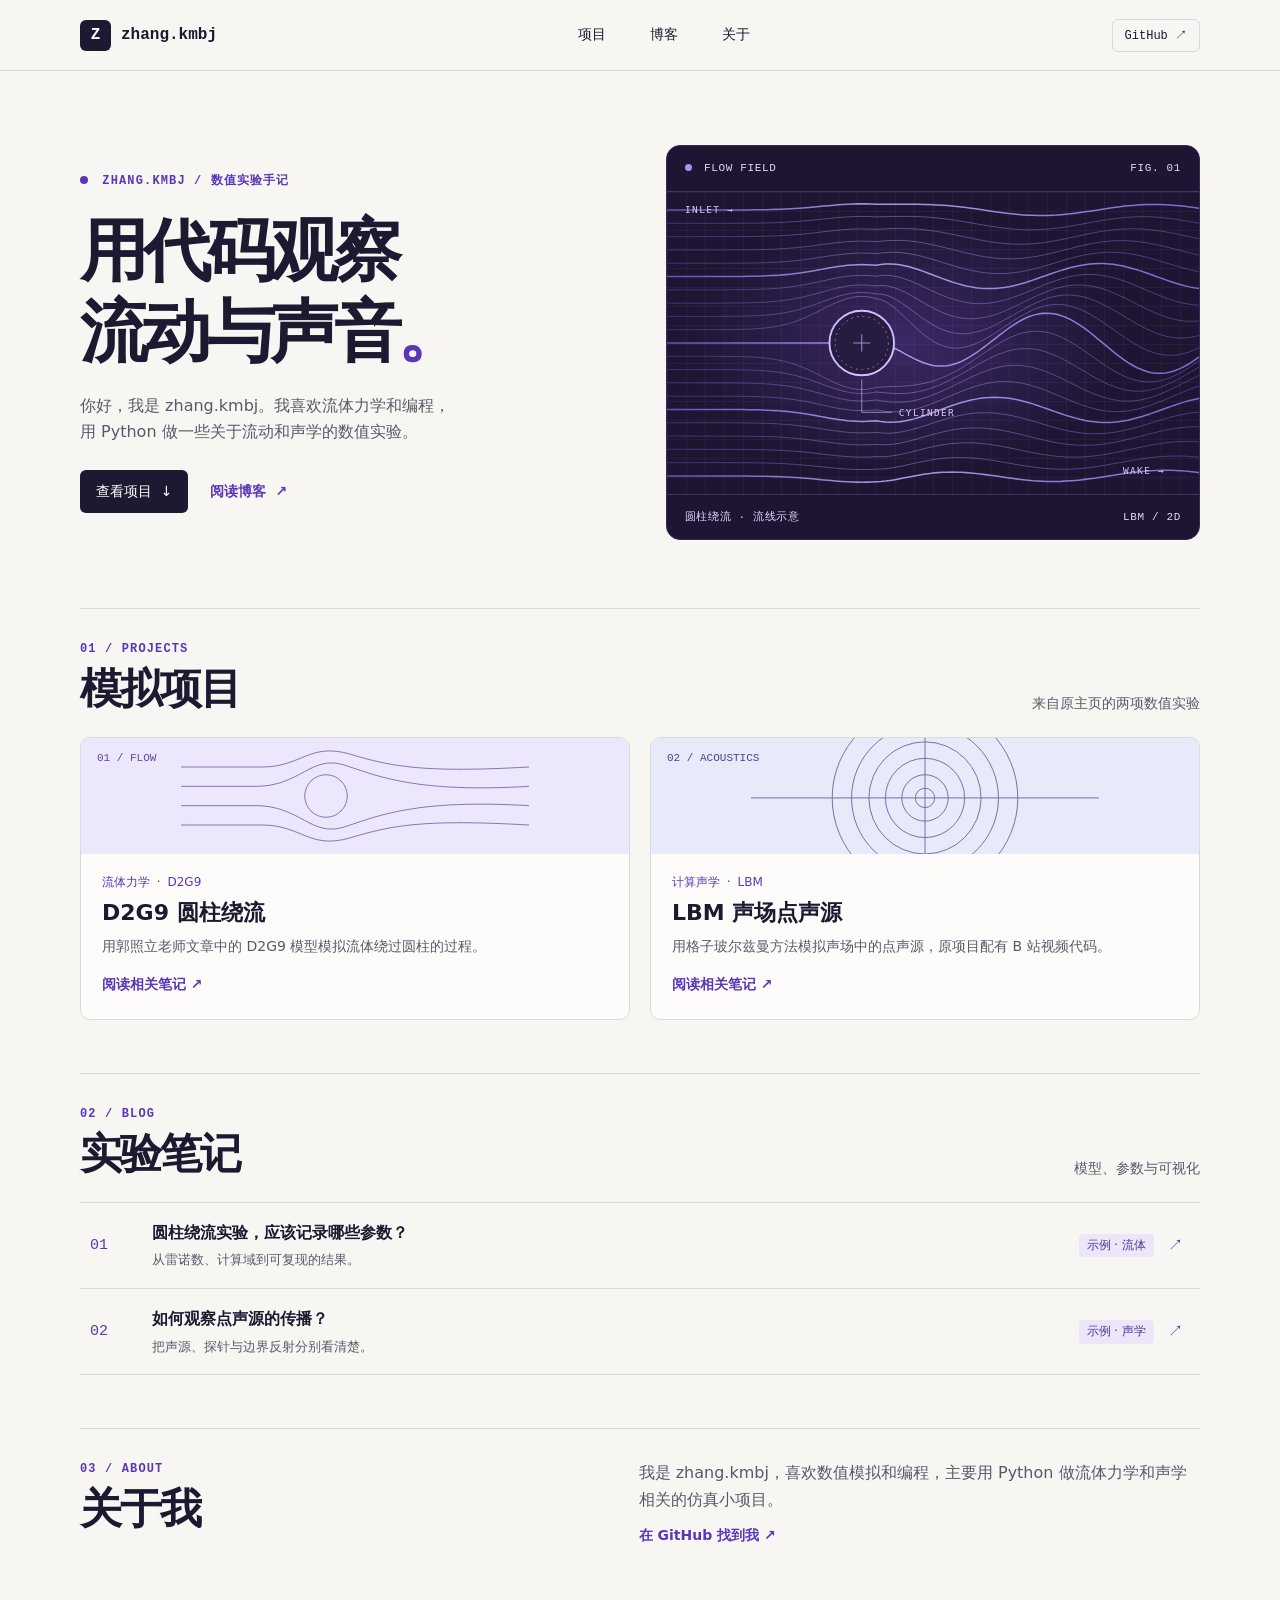
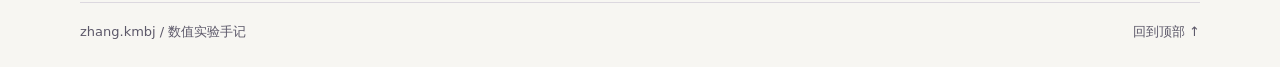
<file: index.html>
<!doctype html>
<html lang="zh-CN">
<head>
  <meta charset="utf-8">
  <meta name="viewport" content="width=device-width, initial-scale=1">
  <meta name="description" content="zhang.kmbj 的个人主页与博客。关于流体力学、格子玻尔兹曼方法和 Python 数值模拟。">
  <meta name="theme-color" content="#f7f6f2">
  <title>zhang.kmbj · 个人主页与博客</title>
  <link rel="stylesheet" href="./style.css">
</head>
<body>
  <a class="skip" href="#main">跳到正文</a>
  <header class="top">
    <div class="wrap bar">
      <a class="brand" href="./"><span class="monogram">Z</span> zhang.kmbj</a>
      <nav aria-label="主导航"><a href="#projects">项目</a><a href="#notes">博客</a><a href="#about">关于</a></nav>
      <a class="external" href="https://github.com/2913317255">GitHub ↗</a>
    </div>
  </header>
  <main id="main" class="wrap">
    <section class="hero" aria-labelledby="hero-title">
      <div class="hero-copy">
        <p class="eyebrow"><span class="dot"></span> ZHANG.KMBJ / 数值实验手记</p>
        <h1 id="hero-title">用代码观察<br>流动与声音<span>。</span></h1>
        <p class="intro">你好，我是 zhang.kmbj。我喜欢流体力学和编程，用 Python 做一些关于流动和声学的数值实验。</p>
        <div class="actions"><a class="button" href="#projects">查看项目 <span>↓</span></a><a class="text-link" href="#notes">阅读博客 <span>↗</span></a></div>
      </div>
      <figure class="visual">
        <div class="visual-top"><span><i></i> FLOW FIELD</span><span>FIG. 01</span></div>
        <img src="./flow.svg" alt="多条流线从左侧绕过圆柱，在其右侧形成起伏的尾流示意">
        <figcaption><span>圆柱绕流 · 流线示意</span><span>LBM / 2D</span></figcaption>
      </figure>
    </section>
    <section class="section" id="projects" aria-labelledby="project-title">
      <header class="section-heading"><div><p class="eyebrow">01 / PROJECTS</p><h2 id="project-title">模拟项目</h2></div><p>来自原主页的两项数值实验</p></header>
      <div class="projects">
        <article class="project">
          <div class="project-art flow-mini"><svg viewBox="0 0 360 120" aria-hidden="true"><path d="M0 30H84C125 30 133 4 176 17S253 36 360 30M0 50H78C123 50 135 17 169 28S242 57 360 50M0 70H78C123 70 135 103 169 92S242 63 360 70M0 90H84C125 90 133 116 176 103S253 84 360 90"/><circle cx="150" cy="60" r="22"/></svg><span>01 / FLOW</span></div>
          <div class="project-copy"><p class="tags">流体力学 <span>·</span> D2G9</p><h3>D2G9 圆柱绕流</h3><p>用郭照立老师文章中的 D2G9 模型模拟流体绕过圆柱的过程。</p><a class="text-link" href="./posts/cylinder.html">阅读相关笔记 ↗</a></div>
        </article>
        <article class="project">
          <div class="project-art wave-mini"><svg viewBox="0 0 360 120" aria-hidden="true"><circle cx="180" cy="62" r="10"/><circle cx="180" cy="62" r="24"/><circle cx="180" cy="62" r="41"/><circle cx="180" cy="62" r="58"/><circle cx="180" cy="62" r="76"/><circle cx="180" cy="62" r="96"/><path d="M0 62h360M180 0v120"/></svg><span>02 / ACOUSTICS</span></div>
          <div class="project-copy"><p class="tags">计算声学 <span>·</span> LBM</p><h3>LBM 声场点声源</h3><p>用格子玻尔兹曼方法模拟声场中的点声源，原项目配有 B 站视频代码。</p><a class="text-link" href="./posts/acoustics.html">阅读相关笔记 ↗</a></div>
        </article>
      </div>
    </section>
    <section class="section" id="notes" aria-labelledby="notes-title">
      <header class="section-heading"><div><p class="eyebrow">02 / BLOG</p><h2 id="notes-title">实验笔记</h2></div><p>模型、参数与可视化</p></header>
      <ul class="notes">
        <li><a href="./posts/cylinder.html"><span class="note-index">01</span><span><strong>圆柱绕流实验，应该记录哪些参数？</strong><small>从雷诺数、计算域到可复现的结果。</small></span><span class="badge">示例 · 流体</span><span aria-hidden="true" class="arrow">↗</span></a></li>
        <li><a href="./posts/acoustics.html"><span class="note-index">02</span><span><strong>如何观察点声源的传播？</strong><small>把声源、探针与边界反射分别看清楚。</small></span><span class="badge">示例 · 声学</span><span aria-hidden="true" class="arrow">↗</span></a></li>
      </ul>
    </section>
    <section class="section about" id="about" aria-labelledby="about-title">
      <div><p class="eyebrow">03 / ABOUT</p><h2 id="about-title">关于我</h2></div>
      <div><p>我是 zhang.kmbj，喜欢数值模拟和编程，主要用 Python 做流体力学和声学相关的仿真小项目。</p><a class="text-link" href="https://github.com/2913317255">在 GitHub 找到我 ↗</a></div>
    </section>
  </main>
  <footer class="wrap footer"><span>zhang.kmbj / 数值实验手记</span><a href="#main">回到顶部 ↑</a></footer>
</body>
</html>
</file>
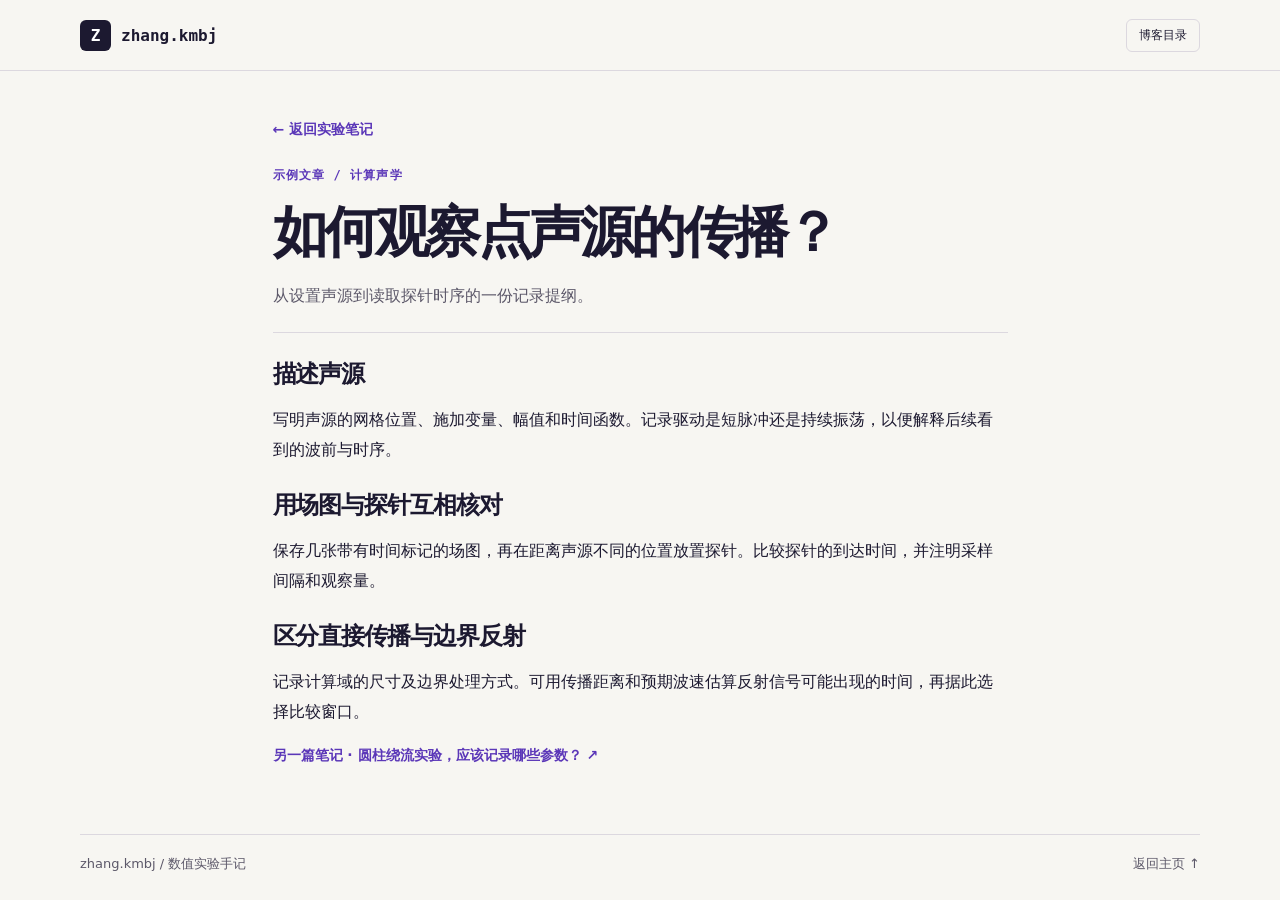
<file: posts/acoustics.html>
<!doctype html>
<html lang="zh-CN">
<head>
  <meta charset="utf-8">
  <meta name="viewport" content="width=device-width, initial-scale=1">
  <title>如何观察点声源的传播？ · zhang.kmbj</title>
  <link rel="stylesheet" href="../style.css">
</head>
<body>
  <a class="skip" href="#main">跳到正文</a>
  <header class="top"><div class="wrap bar">
    <a class="brand" href="../"><span class="monogram">Z</span> zhang.kmbj</a>
    <a class="external" href="../#notes">博客目录</a>
  </div></header>
  <main id="main" class="wrap reading">
    <a class="text-link" href="../#notes">← 返回实验笔记</a>
    <article>
      <header><p class="eyebrow">示例文章 / 计算声学</p><h1>如何观察点声源的传播？</h1><p>从设置声源到读取探针时序的一份记录提纲。</p></header>
      <h2>描述声源</h2>
      <p>写明声源的网格位置、施加变量、幅值和时间函数。记录驱动是短脉冲还是持续振荡，以便解释后续看到的波前与时序。</p>
      <h2>用场图与探针互相核对</h2>
      <p>保存几张带有时间标记的场图，再在距离声源不同的位置放置探针。比较探针的到达时间，并注明采样间隔和观察量。</p>
      <h2>区分直接传播与边界反射</h2>
      <p>记录计算域的尺寸及边界处理方式。可用传播距离和预期波速估算反射信号可能出现的时间，再据此选择比较窗口。</p>
    </article>
    <a class="text-link" href="./cylinder.html">另一篇笔记 · 圆柱绕流实验，应该记录哪些参数？ ↗</a>
  </main>
  <footer class="wrap footer"><span>zhang.kmbj / 数值实验手记</span><a href="../">返回主页 ↑</a></footer>
</body>
</html>
</file>
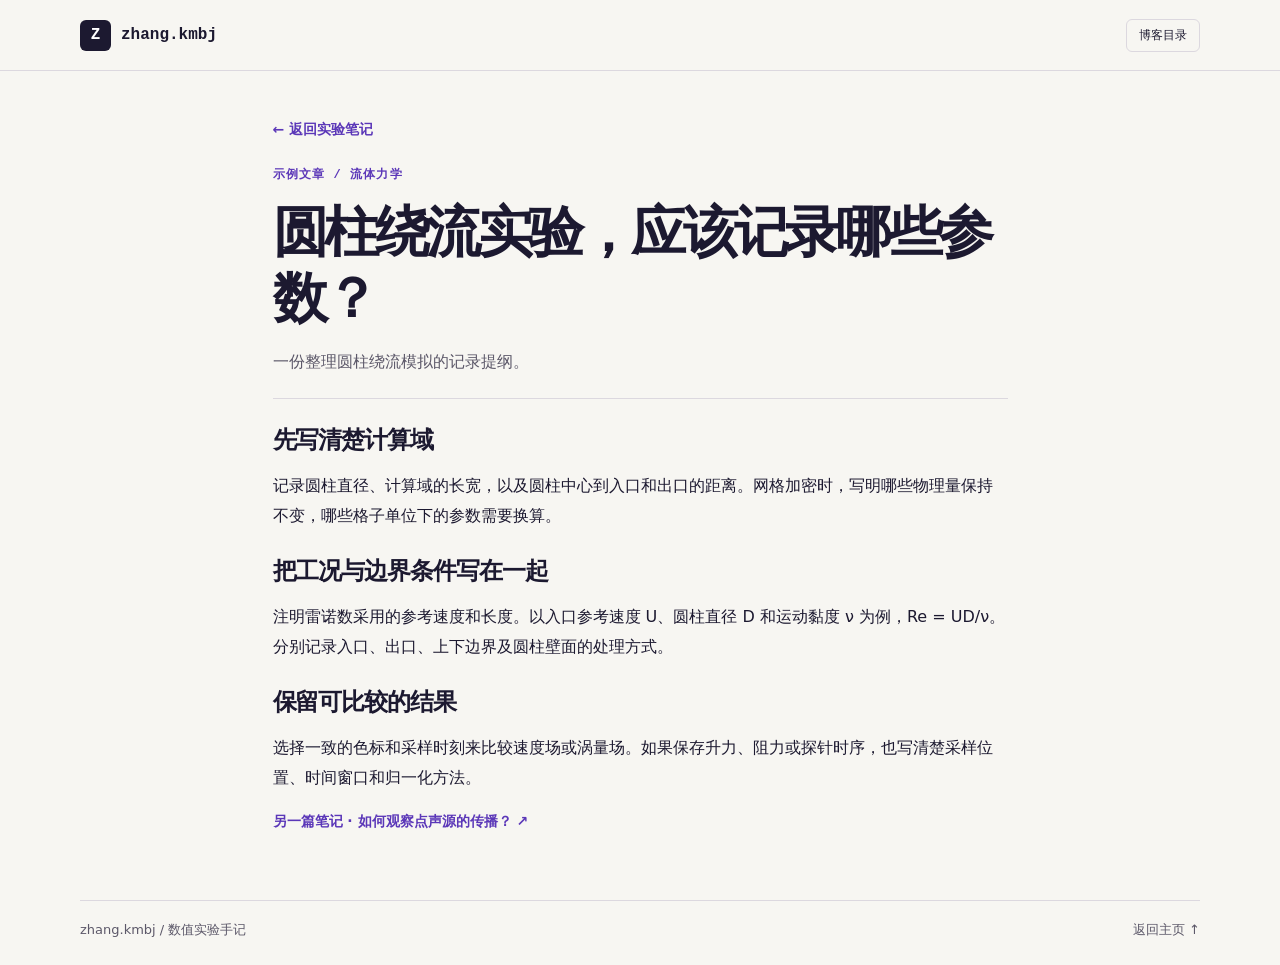
<file: posts/cylinder.html>
<!doctype html>
<html lang="zh-CN">
<head>
  <meta charset="utf-8">
  <meta name="viewport" content="width=device-width, initial-scale=1">
  <title>圆柱绕流实验，应该记录哪些参数？ · zhang.kmbj</title>
  <link rel="stylesheet" href="../style.css">
</head>
<body>
  <a class="skip" href="#main">跳到正文</a>
  <header class="top"><div class="wrap bar">
    <a class="brand" href="../"><span class="monogram">Z</span> zhang.kmbj</a>
    <a class="external" href="../#notes">博客目录</a>
  </div></header>
  <main id="main" class="wrap reading">
    <a class="text-link" href="../#notes">← 返回实验笔记</a>
    <article>
      <header><p class="eyebrow">示例文章 / 流体力学</p><h1>圆柱绕流实验，应该记录哪些参数？</h1><p>一份整理圆柱绕流模拟的记录提纲。</p></header>
      <h2>先写清楚计算域</h2>
      <p>记录圆柱直径、计算域的长宽，以及圆柱中心到入口和出口的距离。网格加密时，写明哪些物理量保持不变，哪些格子单位下的参数需要换算。</p>
      <h2>把工况与边界条件写在一起</h2>
      <p>注明雷诺数采用的参考速度和长度。以入口参考速度 U、圆柱直径 D 和运动黏度 ν 为例，Re = UD/ν。分别记录入口、出口、上下边界及圆柱壁面的处理方式。</p>
      <h2>保留可比较的结果</h2>
      <p>选择一致的色标和采样时刻来比较速度场或涡量场。如果保存升力、阻力或探针时序，也写清楚采样位置、时间窗口和归一化方法。</p>
    </article>
    <a class="text-link" href="./acoustics.html">另一篇笔记 · 如何观察点声源的传播？ ↗</a>
  </main>
  <footer class="wrap footer"><span>zhang.kmbj / 数值实验手记</span><a href="../">返回主页 ↑</a></footer>
</body>
</html>
</file>
<file: style.css>
:root {
  color-scheme: light;
  --paper: #f7f6f2;
  --ink: #1c1930;
  --muted: #5c5869;
  --line: #dcd8df;
  --violet: #5b37b8;
  --mono: ui-monospace, "Cascadia Mono", Consolas, monospace;
}
* { box-sizing: border-box; }
html { scroll-behavior: smooth; }
body { margin: 0; background: var(--paper); color: var(--ink); font: 16px/1.65 system-ui, "PingFang SC", "Microsoft YaHei", sans-serif; }
a { color: inherit; text-decoration: none; }
a:focus-visible { outline: 2px solid var(--violet); outline-offset: 5px; }
.skip { position: absolute; left: 1rem; top: -5rem; background: white; padding: .5rem 1rem; z-index: 1; }
.skip:focus { top: 1rem; }
.wrap { width: min(1120px, calc(100% - 72px)); margin-inline: auto; }
.top { border-bottom: 1px solid var(--line); }
.bar { min-height: 70px; display: flex; align-items: center; justify-content: space-between; gap: 20px; }
.brand { display: flex; align-items: center; gap: 10px; font: 700 16px var(--mono); white-space: nowrap; }
.monogram { display: grid; place-items: center; width: 31px; height: 31px; background: var(--ink); color: white; border-radius: 6px; }
nav { display: flex; gap: clamp(14px, 4vw, 44px); font-size: 14px; }
nav a:hover, .footer a:hover { color: var(--violet); }
.external { border: 1px solid var(--line); border-radius: 6px; padding: 7px 12px; font: 12px var(--mono); white-space: nowrap; }
.external:hover { border-color: var(--violet); color: var(--violet); }
.hero { display: grid; grid-template-columns: 1fr 1.05fr; gap: clamp(30px, 6vw, 78px); align-items: center; padding-block: 74px 68px; }
.eyebrow { margin: 0; color: var(--violet); font: 650 12px/1.5 var(--mono); letter-spacing: .095em; }
.dot { display: inline-block; width: 8px; height: 8px; margin-right: 6px; border-radius: 50%; background: var(--violet); }
h1, h2, h3 { margin: 0; line-height: 1.2; }
h1 { margin-block: 20px; font-size: clamp(40px, 5.3vw, 75px); letter-spacing: -.068em; }
h1 span { color: var(--violet); }
.intro { color: var(--muted); max-width: 24em; margin: 0; }
.actions { display: flex; align-items: center; flex-wrap: wrap; gap: 22px; margin-top: 25px; }
.button { background: var(--ink); color: white; padding: 10px 16px; border-radius: 6px; font-size: 14px; }
.button:hover { background: var(--violet); }
.button span, .text-link span { margin-left: .3em; }
.text-link { color: var(--violet); font-size: 14px; font-weight: 650; }
.text-link:hover { text-decoration: underline; text-underline-offset: 4px; }
.visual { margin: 0; border: 1px solid #38275b; border-radius: 14px; overflow: hidden; background: #1d1532; color: #e1d9fb; }
.visual img { display: block; width: 100%; height: auto; }
.visual-top, figcaption { display: flex; justify-content: space-between; gap: 8px; padding: 14px 18px; font: 11px/1.5 var(--mono); letter-spacing: .06em; }
.visual-top { border-bottom: 1px solid #44355d; }
.visual-top i { display: inline-block; width: 7px; height: 7px; margin-right: 5px; background: #ac91f4; border-radius: 50%; }
figcaption { border-top: 1px solid #44355d; }
.section { border-top: 1px solid var(--line); padding-block: 31px 53px; scroll-margin-top: 20px; }
.section-heading { display: flex; align-items: end; justify-content: space-between; gap: 16px; margin-bottom: 22px; }
h2 { font-size: clamp(27px, 3.5vw, 42px); letter-spacing: -.045em; margin-top: 6px; }
.section-heading > p { margin: 0; font-size: 14px; color: var(--muted); }
.projects { display: grid; grid-template-columns: 1fr 1fr; gap: 20px; }
.project { border: 1px solid var(--line); background: #fdfcfa; border-radius: 10px; overflow: hidden; }
.project-art { position: relative; height: 116px; overflow: hidden; background: #ede7fb; color: #6447a0; }
.project-art svg { width: 100%; height: 100%; fill: none; stroke: currentColor; stroke-width: 1; opacity: .75; }
.project-art span { position: absolute; top: 11px; left: 13px; font: 11px var(--mono); background: inherit; padding: 3px; }
.wave-mini { background: #e8e9f9; color: #46488f; }
.project-copy { padding: 19px 21px 22px; }
.tags { margin: 0 0 8px; color: var(--violet); font-size: 12px; }
.tags span { margin-inline: 3px; }
h3 { font-size: 22px; }
.project-copy > p:not(.tags) { margin: 8px 0 13px; color: var(--muted); font-size: 14px; }
.notes { list-style: none; padding: 0; margin: 0; border-top: 1px solid var(--line); }
.notes a { display: grid; grid-template-columns: 48px 1fr auto 22px; align-items: center; gap: 14px; padding: 17px 10px; border-bottom: 1px solid var(--line); }
.notes a:hover { background: #eee9f8; }
.notes strong, .notes small { display: block; }
.notes small { margin-top: 3px; color: var(--muted); }
.note-index, .arrow { font: 15px var(--mono); color: var(--violet); }
.badge { font-size: 12px; border-radius: 4px; padding: 2px 8px; background: #ece6f8; color: #513496; }
.about { display: grid; grid-template-columns: 1fr 1.05fr; gap: 24px; }
.about div > p:not(.eyebrow) { margin: 0 0 9px; color: var(--muted); }
.footer { border-top: 1px solid var(--line); display: flex; justify-content: space-between; flex-wrap: wrap; gap: 14px; padding-block: 18px 25px; color: var(--muted); font-size: 13px; }
.reading { max-width: 735px; padding-block: 45px 65px; }
.reading h1 { font-size: clamp(32px, 6vw, 55px); margin-block: 12px 15px; }
.reading header { border-bottom: 1px solid var(--line); padding-block: 22px; margin-bottom: 24px; }
.reading header p:last-child { color: var(--muted); margin-bottom: 0; }
.reading h2 { font-size: 24px; margin-top: 27px; }
.reading li + li { margin-top: 7px; }
.reading p, .reading li { line-height: 1.85; }
@media (max-width: 760px) {
  .wrap { width: calc(100% - 36px); }
  .hero { grid-template-columns: 1fr; padding-block: 43px 40px; }
  .visual { max-width: 560px; width: 100%; }
}
@media (max-width: 500px) {
  .bar { flex-wrap: wrap; justify-content: start; gap: 10px 16px; padding-block: 12px; }
  .bar nav { order: 1; width: 100%; }
  .external { margin-left: auto; }
  .projects, .about { grid-template-columns: 1fr; }
  .section-heading { align-items: start; flex-direction: column; gap: 6px; }
  .notes a { grid-template-columns: 24px 1fr 16px; gap: 8px; }
  .notes .badge { grid-column: 2; justify-self: start; }
  .notes .arrow { grid-column: 3; grid-row: 1; }
}
@media (prefers-reduced-motion: reduce) { html { scroll-behavior: auto; } }
</file>
